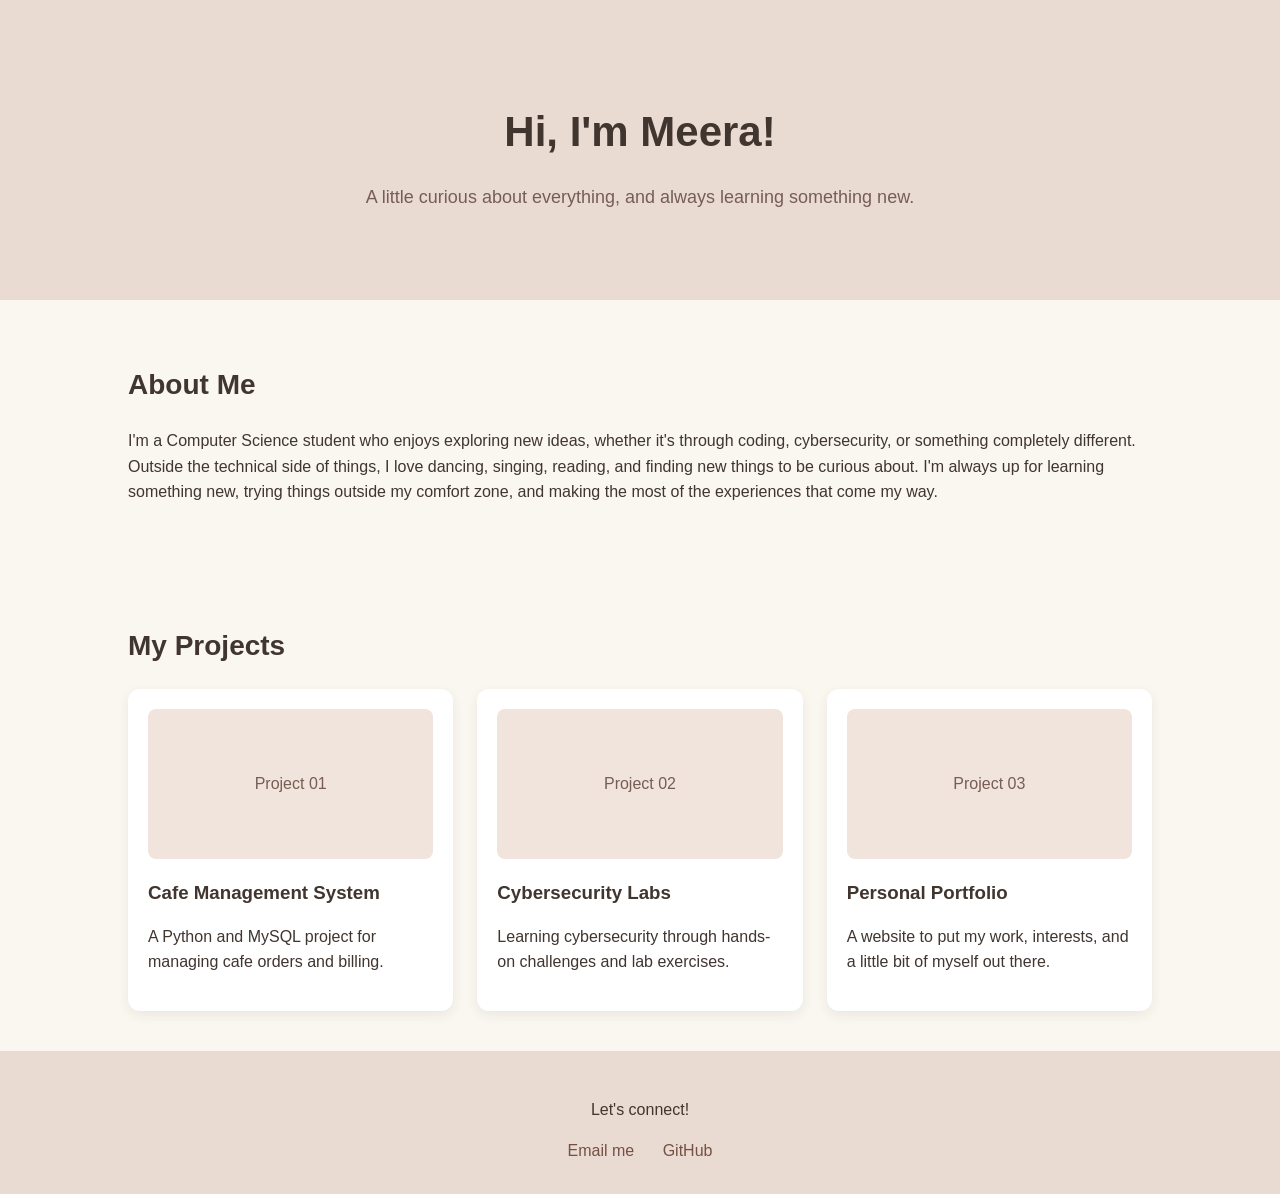
<file: index.html>
<!DOCTYPE html>
<html lang="en">
<head>
    <meta charset="UTF-8">
    <meta name="viewport" content="width=device-width, initial-scale=1.0">
    <title>Meera | Portfolio</title>
    <link rel="stylesheet" href="style.css">
</head>
<body>
    <!-- Header -->
    <header>
        <h1>Hi, I'm Meera!</h1>
        <p>A little curious about everything, and always learning something new.</p>
    </header>

    <!-- About Me -->
    <section>
        <h2>About Me</h2>
        <p>
            I'm a Computer Science student who enjoys exploring new ideas,
            whether it's through coding, cybersecurity, or something
            completely different. Outside the technical side of things,
            I love dancing, singing, reading, and finding new things to
            be curious about. I'm always up for learning something new,
            trying things outside my comfort zone, and making the most
            of the experiences that come my way.
        </p>
    </section>

    <!-- Projects -->
    <section id="projects">
        <h2>My Projects</h2>

        <div class="project-container">

            <div class="project-card">
                <div class="image-placeholder">Project 01</div>
                <h3>Cafe Management System</h3>
                <p>A Python and MySQL project for managing cafe orders and billing.</p>
            </div>

            <div class="project-card">
                <div class="image-placeholder">Project 02</div>
                <h3>Cybersecurity Labs</h3>
                <p>Learning cybersecurity through hands-on challenges and lab exercises.</p>
            </div>

            <div class="project-card">
                <div class="image-placeholder">Project 03</div>
                <h3>Personal Portfolio</h3>
               <p>A website to put my work, interests, and a little bit of myself out there.</p>
            </div>

        </div>
    </section>
    <!-- Footer -->
    <footer>
        <p>Let's connect!</p>
        <a href="mailto:meerakartha956@gmail.com">Email me</a>
        <a href="https://github.com/Meera209" target="_blank">GitHub</a>
    </footer>
</body>
</html>
</file>
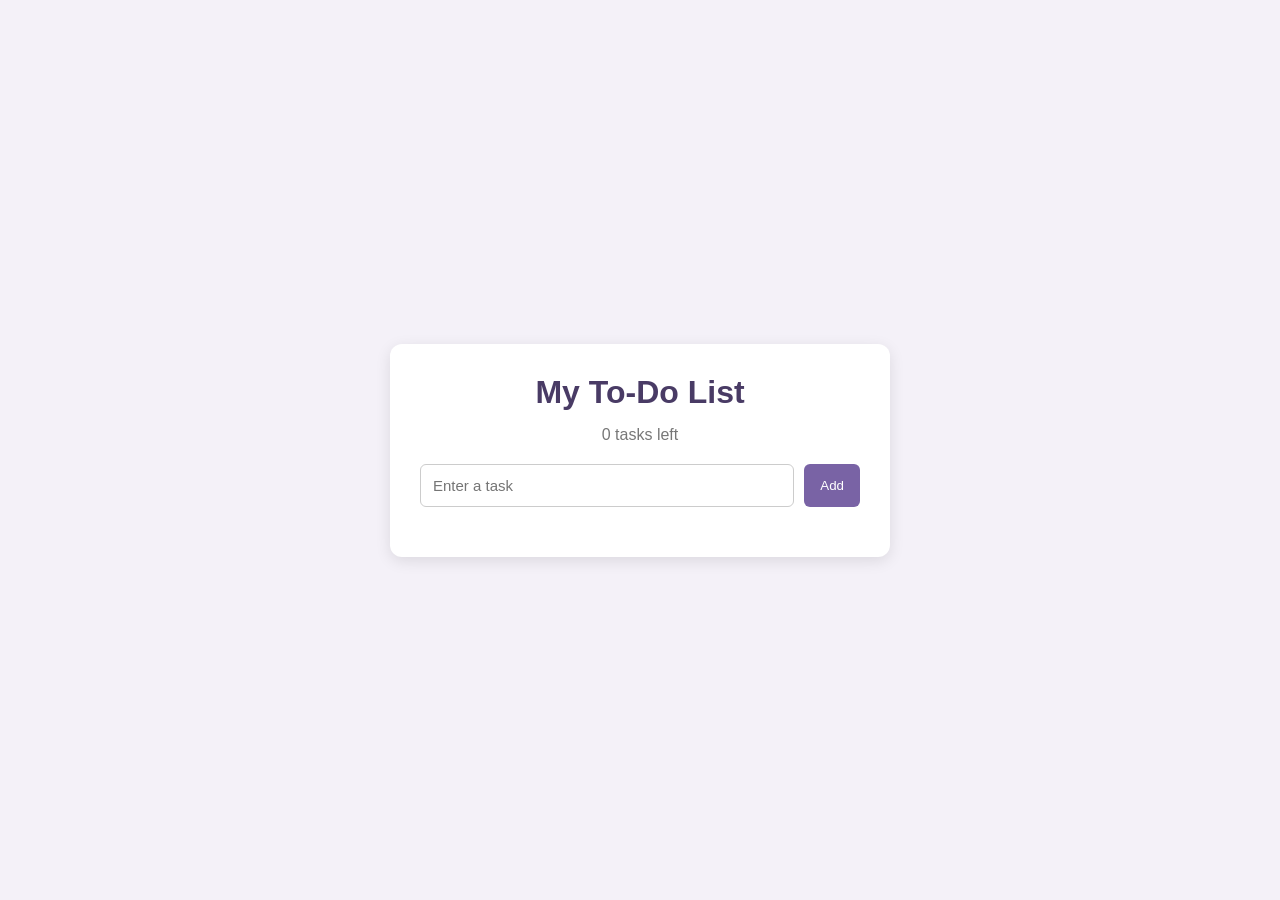
<file: week-2-todo/index.html>
<!DOCTYPE html>
<html lang="en">
<head>
    <meta charset="UTF-8">
    <meta name="viewport" content="width=device-width, initial-scale=1.0">
    <title>My To-Do List</title>
    <link rel="stylesheet" href="style.css">
    <script src="script.js" defer></script>
</head>
<body>

    <div class="container">
        <h1>My To-Do List</h1>

        <p id="counter">0 tasks left</p>

        <div class="input-area">
            <input type="text" id="taskInput" placeholder="Enter a task">
            <button id="addButton">Add</button>
        </div>

        <ul id="taskList"></ul>
    </div>

</body>
</html>
</file>
<file: style.css>
/* Basic page styling */
* {
    box-sizing: border-box;
}

body {
    margin: 0;
    font-family: Arial, sans-serif;
    background-color: #faf6f0;
    color: #40352f;
    line-height: 1.6;
}

/* Header */
header {
    text-align: center;
    padding: 70px 20px;
    background-color: #eadbd2;
}

header h1 {
    font-size: 42px;
    margin-bottom: 10px;
}

header p {
    font-size: 18px;
    color: #765d55;
}

/* Sections */
section {
    padding: 40px 10%;
}

h2 {
    font-size: 28px;
    margin-bottom: 20px;
}

/* Projects */
.project-container {
    display: flex;
    gap: 24px;
    justify-content: center;
}

.project-card {
    background-color: #ffffff;
    padding: 20px;
    border-radius: 12px;
    flex: 1;
    box-shadow: 0 4px 12px rgba(64, 53, 47, 0.08);
}

.image-placeholder {
    height: 150px;
    background-color: #f0e4dc;
    border-radius: 8px;
    display: flex;
    align-items: center;
    justify-content: center;
    color: #765d55;
    margin-bottom: 15px;
}

.project-card h3 {
    margin-bottom: 8px;
}

/* Footer */
footer {
    text-align: center;
    padding: 30px 20px;
    background-color: #eadbd2;
}

footer a {
    color: #765044;
    margin: 0 12px;
    text-decoration: none;
}

footer a:hover {
    text-decoration: underline;
}
</file>
<file: week-2-todo/style.css>
* {
    margin: 0;
    padding: 0;
    box-sizing: border-box;
}

body {
    font-family: Arial, sans-serif;
    background-color: #f4f1f8;
    display: flex;
    justify-content: center;
    align-items: center;
    min-height: 100vh;
}

.container {
    background-color: white;
    width: 90%;
    max-width: 500px;
    padding: 30px;
    border-radius: 12px;
    box-shadow: 0 4px 15px rgba(0, 0, 0, 0.1);
}

h1 {
    text-align: center;
    color: #493b65;
    margin-bottom: 15px;
}

#counter {
    text-align: center;
    color: #777;
    margin-bottom: 20px;
}

.input-area {
    display: flex;
    gap: 10px;
    margin-bottom: 20px;
}

input {
    flex: 1;
    padding: 12px;
    border: 1px solid #ccc;
    border-radius: 6px;
    font-size: 15px;
}

button {
    padding: 10px 16px;
    border: none;
    border-radius: 6px;
    cursor: pointer;
    background-color: #7963a5;
    color: white;
}

button:hover {
    background-color: #5c477f;
}

li {
    display: flex;
    align-items: center;
    gap: 10px;
    padding: 12px;
    border-bottom: 1px solid #eee;
}

.task-text {
    flex: 1;
}

.completed .task-text {
    text-decoration: line-through;
    color: #999;
}

.delete-button {
    background-color: #d96c6c;
}

.delete-button:hover {
    background-color: #b94d4d;
}
</file>
